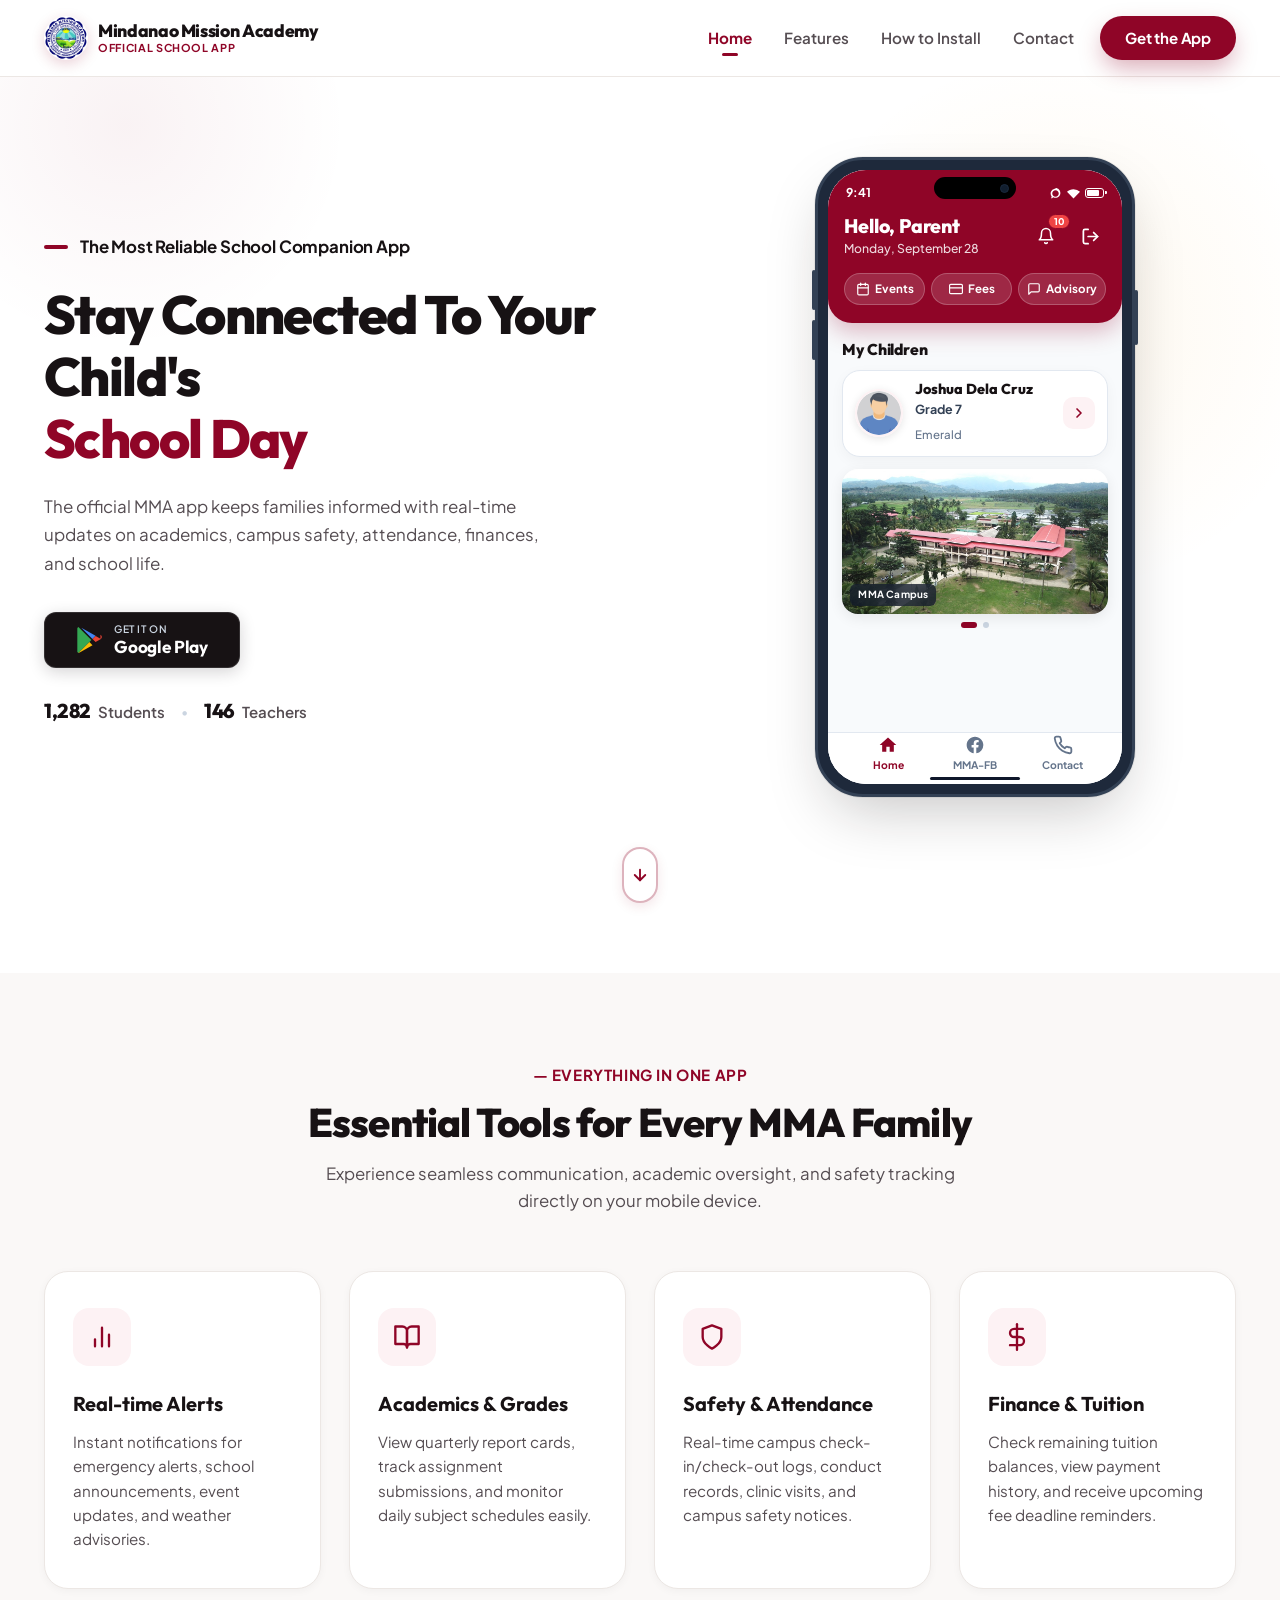
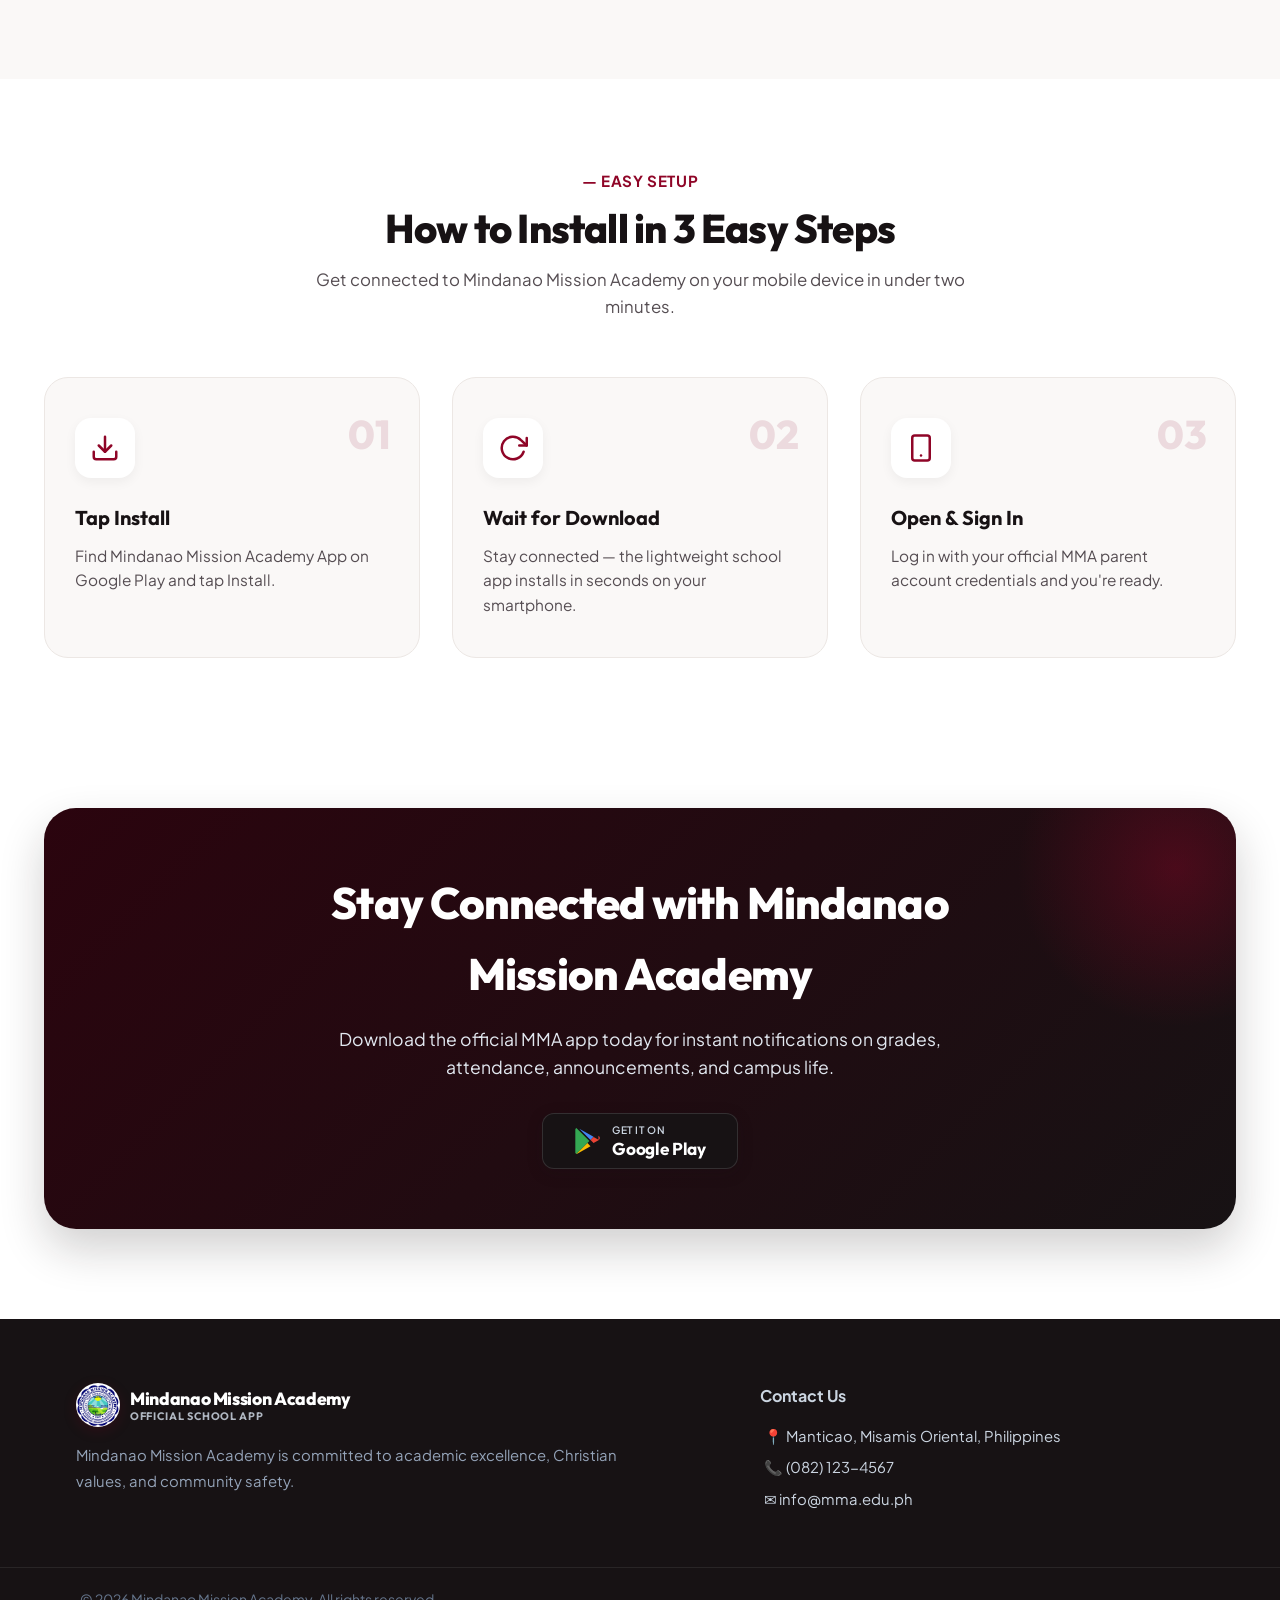
<file: index.html>
<!DOCTYPE html>
<html lang="en">
<head>
  <meta charset="UTF-8" />
  <meta name="viewport" content="width=device-width, initial-scale=1.0" />
  <title>Mindanao Mission Academy — Official School App</title>
  <meta name="description" content="Download the official Mindanao Mission Academy app to stay connected to your child's school day — attendance, grades, safety alerts, finances, and campus life." />
  
  <!-- Favicon / Manifest -->
  <link rel="manifest" href="manifest.json" />
  <link rel="icon" type="image/png" href="mma-logo.png" />

  <!-- Fonts -->
  <link rel="preconnect" href="https://fonts.googleapis.com" />
  <link rel="preconnect" href="https://fonts.gstatic.com" crossorigin />
  <link href="https://fonts.googleapis.com/css2?family=Plus+Jakarta+Sans:wght@400;500;600;700;800&family=Outfit:wght@500;600;700;800&display=swap" rel="stylesheet" />

  <link rel="stylesheet" href="styles.css" />
</head>
<body>

  <!-- Background Decorative Ambient Glows -->
  <div class="bg-glow-top-left" aria-hidden="true"></div>
  <div class="bg-glow-hero-right" aria-hidden="true"></div>

  <!-- Header / Navigation Bar -->
  <header class="navbar" id="navbar">
    <div class="nav-container">
      
      <!-- Brand Logo -->
      <a href="#" class="brand-logo" aria-label="Mindanao Mission Academy Home">
        <img src="mma-logo.png" alt="Mindanao Mission Academy Official Logo" class="brand-logo-img" />
        <div class="brand-text-wrap">
          <span class="logo-text"><span class="logo-full">Mindanao Mission Academy</span><span class="logo-short"></span></span>
          <span class="logo-subtext">Official School App</span>
        </div>
      </a>

      <!-- Desktop Navigation Links -->
      <nav class="nav-menu" id="navMenu">
        <a href="#home" class="nav-link active">Home</a>
        <a href="#features" class="nav-link">Features</a>
        <a href="#how-to-install" class="nav-link">How to Install</a>
        <a href="#contact" class="nav-link">Contact</a>
      </nav>

      <!-- Header CTA Button & Mobile Toggle -->
      <div class="nav-actions">
        <a href="#download" class="btn-get-app">Get the App</a>
        <button class="mobile-toggle" id="mobileToggle" aria-label="Toggle navigation menu">
          <span></span>
          <span></span>
          <span></span>
        </button>
      </div>

    </div>
  </header>

  <!-- Hero Section -->
  <main>
    <section class="hero-section" id="home">
      <div class="hero-container">
        
        <!-- Hero Left Content -->
        <div class="hero-content">
          
          <div class="hero-tagline">
            <span class="tagline-dash"></span>
            <span class="tagline-text">The Most Reliable School Companion App</span>
          </div>

          <h1 class="hero-title">
            Stay Connected To Your Child's <br />
            <span class="highlight-brand">School Day</span>
          </h1>

          <p class="hero-description">
            The official MMA app keeps families informed with real-time updates on academics, campus safety, attendance, finances, and school life.
          </p>

          <!-- Store Download Badges -->
          <div class="app-store-badges">
            
            <!-- Google Play Store Button -->
            <a href="#download" class="store-badge google-play-badge download-btn" data-platform="google-play" aria-label="Get it on Google Play">
              <svg class="badge-icon" viewBox="0 0 512 512" width="26" height="26">
                <path fill="#4285F4" d="M325.3 234.3L104.6 13l280.8 161.2-60.1 59.9.02.2z"/>
                <path fill="#34A853" d="M47 0C34 6.8 25.3 19.2 25.3 35.3v441.3c0 16.1 8.7 28.5 21.7 35.3l256-256L47 0z"/>
                <path fill="#FBBC04" d="M47 512c5.6 0 11.2-1.4 16.3-4.3l262-150.3-60-60L47 512z"/>
                <path fill="#EA4335" d="M482.2 232.2l-96.8-55.7-60.1 60 60.1 60.1 96.8-55.7c16.3-9.3 25.3-25.7 25.3-44.3 0-18.7-9-35.1-25.3-44.4z"/>
              </svg>
              <div class="badge-text">
                <span class="badge-sub">GET IT ON</span>
                <span class="badge-title">Google Play</span>
              </div>
            </a>

          </div>

          <!-- School Stats -->
          <div class="school-stats-simple">
            <div class="stat-simple-item">
              <span class="stat-num">1,282</span>
              <span class="stat-desc">Students</span>
            </div>
            <span class="stat-separator">•</span>
            <div class="stat-simple-item">
              <span class="stat-num">146</span>
              <span class="stat-desc">Teachers</span>
            </div>
          </div>

        </div>

        <!-- Hero Right: Realistic Interactive Phone Mockup -->
        <div class="hero-mockup-wrapper">

          <!-- Smartphone Shell -->
          <div class="phone-frame">
            
            <!-- Phone Outer Bezel & Buttons -->
            <div class="phone-button-volume-up"></div>
            <div class="phone-button-volume-down"></div>
            <div class="phone-button-power"></div>

            <div class="phone-inner">
              
              <!-- Dynamic Island & Status Bar (White on Maroon Header) -->
              <div class="phone-status-bar phone-status-bar-white">
                <span class="status-time">9:41</span>
                <div class="dynamic-island">
                  <div class="camera-lens"></div>
                </div>
                <div class="status-icons">
                  <svg viewBox="0 0 24 24" width="13" height="13" fill="currentColor"><path d="M12 3c-4.97 0-9 4.03-9 9 0 2.12.74 4.07 1.97 5.61L4.35 19.4c-.39.39-.39 1.02 0 1.41.39.39 1.02.39 1.41 0l1.9-1.9C9.22 19.63 10.57 20 12 20c4.97 0 9-4.03 9-9s-4.03-9-9-9zm0 15c-3.31 0-6-2.69-6-6s2.69-6 6-6 6 2.69 6 6-2.69 6-6 6z"/></svg>
                  <svg viewBox="0 0 24 24" width="13" height="13" fill="currentColor"><path d="M12 4C7.31 4 3.07 5.9 0 8.98L12 21 24 8.98A16.88 16.88 0 0 0 12 4z"/></svg>
                  <div class="battery-icon battery-white"><div class="battery-level"></div></div>
                </div>
              </div>

              <!-- MMA App Screen Layout Matching Screenshot -->
              <div class="phone-screen-content mma-app-screen">
                
                <!-- Maroon Header Section -->
                <div class="mma-header-card">
                  <div class="mma-header-top">
                    <div class="mma-greeting-wrap">
                      <h2 class="mma-greeting">Hello, Parent</h2>
                      <p class="mma-date">Monday, September 28</p>
                    </div>
                    <div class="mma-header-actions">
                      <div class="mma-notif-btn" title="10 Notifications">
                        <svg viewBox="0 0 24 24" width="18" height="18" fill="none" stroke="currentColor" stroke-width="2" stroke-linecap="round" stroke-linejoin="round">
                          <path d="M18 8A6 6 0 0 0 6 8c0 7-3 9-3 9h18s-3-2-3-9"></path>
                          <path d="M13.73 21a2 2 0 0 1-3.46 0"></path>
                        </svg>
                        <span class="mma-badge">10</span>
                      </div>
                      <div class="mma-logout-btn" title="Account / Sign Out">
                        <svg viewBox="0 0 24 24" width="19" height="19" fill="none" stroke="currentColor" stroke-width="2.2" stroke-linecap="round" stroke-linejoin="round">
                          <path d="M9 21H5a2 2 0 0 1-2-2V5a2 2 0 0 1 2-2h4"></path>
                          <polyline points="16 17 21 12 16 7"></polyline>
                          <line x1="21" y1="12" x2="9" y2="12"></line>
                        </svg>
                      </div>
                    </div>
                  </div>

                  <!-- Quick Action Pills Row -->
                  <div class="mma-quick-actions">
                    <div class="mma-action-pill">
                      <svg viewBox="0 0 24 24" width="14" height="14" fill="none" stroke="currentColor" stroke-width="2" stroke-linecap="round" stroke-linejoin="round">
                        <rect x="3" y="4" width="18" height="18" rx="2" ry="2"></rect>
                        <line x1="16" y1="2" x2="16" y2="6"></line>
                        <line x1="8" y1="2" x2="8" y2="6"></line>
                        <line x1="3" y1="10" x2="21" y2="10"></line>
                      </svg>
                      <span>Events</span>
                    </div>
                    
                    <div class="mma-action-pill">
                      <svg viewBox="0 0 24 24" width="14" height="14" fill="none" stroke="currentColor" stroke-width="2" stroke-linecap="round" stroke-linejoin="round">
                        <rect x="1" y="4" width="22" height="16" rx="2" ry="2"></rect>
                        <line x1="1" y1="10" x2="23" y2="10"></line>
                      </svg>
                      <span>Fees</span>
                    </div>

                    <div class="mma-action-pill">
                      <svg viewBox="0 0 24 24" width="14" height="14" fill="none" stroke="currentColor" stroke-width="2" stroke-linecap="round" stroke-linejoin="round">
                        <path d="M21 15a2 2 0 0 1-2 2H7l-4 4V5a2 2 0 0 1 2-2h14a2 2 0 0 1 2 2z"></path>
                      </svg>
                      <span>Advisory</span>
                    </div>
                  </div>
                </div>

                <!-- Main Scrollable App Body -->
                <div class="mma-app-body">
                  
                  <!-- My Children Section -->
                  <div class="mma-section-block">
                    <h3 class="mma-body-title">My Children</h3>
                    
                    <!-- Student Card -->
                    <div class="mma-child-card">
                      <div class="mma-student-avatar-wrap">
                        <img src="male.png?auto=format&fit=crop&w=150&h=150&q=80" alt="Joshua Emmanuel Dela Cruz" class="mma-student-photo" />
                      </div>
                      
                      <div class="mma-child-info">
                        <h4 class="mma-child-name">Joshua Dela Cruz</h4>
                        <p class="mma-child-grade">Grade 7</p>
                        <span class="mma-child-section">Emerald</span>
                      </div>

                      <div class="mma-child-arrow-btn">
                        <svg viewBox="0 0 24 24" width="16" height="16" fill="none" stroke="currentColor" stroke-width="2.5" stroke-linecap="round" stroke-linejoin="round">
                          <polyline points="9 18 15 12 9 6"></polyline>
                        </svg>
                      </div>
                    </div>
                  </div>

                  <!-- MMA Campus Aerial Showcase Card -->
                  <div class="mma-campus-banner-wrap">
                    <div class="mma-campus-img-container">
                      <img src="campus-banner.jpg" alt="Mindanao Mission Academy Campus Aerial View" class="mma-campus-banner-img" />
                      <div class="mma-campus-badge-tag">MMA Campus</div>
                    </div>
                    
                    <!-- Carousel Pagination Dots -->
                    <div class="mma-carousel-dots">
                      <span class="mma-dot active"></span>
                      <span class="mma-dot"></span>
                    </div>
                  </div>

                </div>

                <!-- Bottom App Tab Navigation -->
                <div class="mma-bottom-nav">
                  <div class="mma-nav-tab active">
                    <svg viewBox="0 0 24 24" width="20" height="20" fill="currentColor">
                      <path d="M10 20v-6h4v6h5v-8h3L12 3 2 12h3v8z"/>
                    </svg>
                    <span>Home</span>
                  </div>

                  <a href="https://www.facebook.com/mindanaomissionacademyofficialpage/" target="_blank" rel="noopener noreferrer" class="mma-nav-tab" aria-label="MMA Official Facebook Page">
                    <svg viewBox="0 0 24 24" width="20" height="20" fill="currentColor">
                      <path d="M12 2.04c-5.5 0-10 4.49-10 10.02 0 5 3.66 9.15 8.44 9.9v-7H7.9v-2.9h2.54V9.85c0-2.51 1.49-3.89 3.78-3.89 1.09 0 2.23.19 2.23.19v2.47h-1.26c-1.24 0-1.63.77-1.63 1.56v1.88h2.78l-.45 2.9h-2.33v7a10 10 0 0 0 8.44-9.9c0-5.53-4.5-10.02-10-10.02z"/>
                    </svg>
                    <span>MMA-FB</span>
                  </a>

                  <div class="mma-nav-tab">
                    <svg viewBox="0 0 24 24" width="20" height="20" fill="none" stroke="currentColor" stroke-width="2.2" stroke-linecap="round" stroke-linejoin="round">
                      <path d="M22 16.92v3a2 2 0 0 1-2.18 2 19.79 19.79 0 0 1-8.63-3.07 19.5 19.5 0 0 1-6-6 19.79 19.79 0 0 1-3.07-8.67A2 2 0 0 1 4.11 2h3a2 2 0 0 1 2 1.72 12.84 12.84 0 0 0 .7 2.81 2 2 0 0 1-.45 2.11L8.09 9.91a16 16 0 0 0 6 6l1.27-1.27a2 2 0 0 1 2.11-.45 12.84 12.84 0 0 0 2.81.7A2 2 0 0 1 22 16.92z"></path>
                    </svg>
                    <span>Contact</span>
                  </div>
                </div>

              </div>

              <!-- Phone Home Indicator Bar -->
              <div class="phone-home-bar"></div>

            </div>
          </div>

        </div>

      </div>

      <!-- Bottom Scroll Down Indicator -->
      <a href="#features" class="scroll-down-indicator" aria-label="Scroll down to features">
        <div class="scroll-pill">
          <svg viewBox="0 0 24 24" width="18" height="18" fill="none" stroke="#8F0527" stroke-width="2.5" stroke-linecap="round" stroke-linejoin="round">
            <line x1="12" y1="5" x2="12" y2="19"></line>
            <polyline points="19 12 12 19 5 12"></polyline>
          </svg>
        </div>
      </a>

    </section>

    <!-- Features Section -->
    <section class="section features-section" id="features">
      <div class="container">
        
        <div class="section-header">
          <span class="section-tag">— Everything In One App</span>
          <h2 class="section-title">Essential Tools for Every MMA Family</h2>
          <p class="section-desc">Experience seamless communication, academic oversight, and safety tracking directly on your mobile device.</p>
        </div>

        <div class="features-grid">
          
          <div class="feature-card">
            <div class="feature-icon-badge">
              <svg viewBox="0 0 24 24" width="28" height="28" fill="none" stroke="currentColor" stroke-width="2" stroke-linecap="round" stroke-linejoin="round">
                <path d="M18 20V10M12 20V4M6 20v-6"/>
              </svg>
            </div>
            <h3 class="feature-name">Real-time Alerts</h3>
            <p class="feature-text">Instant notifications for emergency alerts, school announcements, event updates, and weather advisories.</p>
          </div>

          <div class="feature-card">
            <div class="feature-icon-badge">
              <svg viewBox="0 0 24 24" width="28" height="28" fill="none" stroke="currentColor" stroke-width="2" stroke-linecap="round" stroke-linejoin="round">
                <path d="M2 3h6a4 4 0 0 1 4 4v14a3 3 0 0 0-3-3H2z"/>
                <path d="M22 3h-6a4 4 0 0 0-4 4v14a3 3 0 0 1 3-3h7z"/>
              </svg>
            </div>
            <h3 class="feature-name">Academics &amp; Grades</h3>
            <p class="feature-text">View quarterly report cards, track assignment submissions, and monitor daily subject schedules easily.</p>
          </div>

          <div class="feature-card">
            <div class="feature-icon-badge">
              <svg viewBox="0 0 24 24" width="28" height="28" fill="none" stroke="currentColor" stroke-width="2" stroke-linecap="round" stroke-linejoin="round">
                <path d="M12 22s8-4 8-10V5l-8-3-8 3v7c0 6 8 10 8 10z"/>
              </svg>
            </div>
            <h3 class="feature-name">Safety &amp; Attendance</h3>
            <p class="feature-text">Real-time campus check-in/check-out logs, conduct records, clinic visits, and campus safety notices.</p>
          </div>

          <div class="feature-card">
            <div class="feature-icon-badge">
              <svg viewBox="0 0 24 24" width="28" height="28" fill="none" stroke="currentColor" stroke-width="2" stroke-linecap="round" stroke-linejoin="round">
                <line x1="12" y1="1" x2="12" y2="23"/>
                <path d="M17 5H9.5a3.5 3.5 0 0 0 0 7h5a3.5 3.5 0 0 1 0 7H6"/>
              </svg>
            </div>
            <h3 class="feature-name">Finance &amp; Tuition</h3>
            <p class="feature-text">Check remaining tuition balances, view payment history, and receive upcoming fee deadline reminders.</p>
          </div>

        </div>

      </div>
    </section>

    <!-- How to Install Section -->
    <section class="section how-section" id="how-to-install">
      <div class="container">
        
        <div class="section-header">
          <span class="section-tag">— Easy Setup</span>
          <h2 class="section-title">How to Install in 3 Easy Steps</h2>
          <p class="section-desc">Get connected to Mindanao Mission Academy on your mobile device in under two minutes.</p>
        </div>

        <div class="steps-grid">
          
          <div class="step-card">
            <div class="step-number">01</div>
            <div class="step-icon-wrap">
              <svg viewBox="0 0 24 24" width="30" height="30" fill="none" stroke="currentColor" stroke-width="2" stroke-linecap="round" stroke-linejoin="round">
                <path d="M21 15v4a2 2 0 0 1-2 2H5a2 2 0 0 1-2-2v-4"/>
                <polyline points="7 10 12 15 17 10"/>
                <line x1="12" y1="15" x2="12" y2="3"/>
              </svg>
            </div>
            <h3 class="step-title">Tap Install</h3>
            <p class="step-desc">Find Mindanao Mission Academy App on Google Play and tap Install.</p>
          </div>

          <div class="step-card">
            <div class="step-number">02</div>
            <div class="step-icon-wrap">
              <svg viewBox="0 0 24 24" width="30" height="30" fill="none" stroke="currentColor" stroke-width="2" stroke-linecap="round" stroke-linejoin="round">
                <polyline points="23 4 23 10 17 10"/>
                <path d="M20.49 15a9 9 0 1 1-2.12-9.36L23 10"/>
              </svg>
            </div>
            <h3 class="step-title">Wait for Download</h3>
            <p class="step-desc">Stay connected — the lightweight school app installs in seconds on your smartphone.</p>
          </div>

          <div class="step-card">
            <div class="step-number">03</div>
            <div class="step-icon-wrap">
              <svg viewBox="0 0 24 24" width="30" height="30" fill="none" stroke="currentColor" stroke-width="2" stroke-linecap="round" stroke-linejoin="round">
                <rect x="5" y="2" width="14" height="20" rx="2" ry="2"/>
                <line x1="12" y1="18" x2="12.01" y2="18"/>
              </svg>
            </div>
            <h3 class="step-title">Open &amp; Sign In</h3>
            <p class="step-desc">Log in with your official MMA parent account credentials and you're ready.</p>
          </div>

        </div>

      </div>
    </section>

    <!-- Download Call-to-Action Section -->
    <section class="section cta-section" id="download">
      <div class="container">
        <div class="cta-box">
          <div class="cta-content">
            <h2 class="cta-title">Stay Connected with Mindanao Mission Academy</h2>
            <p class="cta-sub">Download the official MMA app today for instant notifications on grades, attendance, announcements, and campus life.</p>
            <div class="app-store-badges">
              <a href="#download" class="store-badge google-play-badge download-btn" data-platform="google-play" aria-label="Get it on Google Play">
                <svg class="badge-icon" viewBox="0 0 512 512" width="26" height="26">
                  <path fill="#4285F4" d="M325.3 234.3L104.6 13l280.8 161.2-60.1 59.9.02.2z"/>
                  <path fill="#34A853" d="M47 0C34 6.8 25.3 19.2 25.3 35.3v441.3c0 16.1 8.7 28.5 21.7 35.3l256-256L47 0z"/>
                  <path fill="#FBBC04" d="M47 512c5.6 0 11.2-1.4 16.3-4.3l262-150.3-60-60L47 512z"/>
                  <path fill="#EA4335" d="M482.2 232.2l-96.8-55.7-60.1 60 60.1 60.1 96.8-55.7c16.3-9.3 25.3-25.7 25.3-44.3 0-18.7-9-35.1-25.3-44.4z"/>
                </svg>
                <div class="badge-text">
                  <span class="badge-sub">GET IT ON</span>
                  <span class="badge-title">Google Play</span>
                </div>
              </a>
            </div>
          </div>
        </div>
      </div>
    </section>

  </main>

  <!-- Footer -->
  <footer class="footer" id="contact">
    <div class="container footer-container">
      <div class="footer-brand">
        <div class="brand-logo">
          <img src="mma-logo.png" alt="Mindanao Mission Academy Official Logo" class="brand-logo-img" />
          <div class="brand-text-wrap">
            <span class="logo-text"><span class="logo-full">Mindanao Mission Academy</span><span class="logo-short"</span></span>
            <span class="logo-subtext">Official School App</span>
          </div>
        </div>
        <p class="footer-about">
          Mindanao Mission Academy is committed to academic excellence, Christian values, and community safety.
        </p>
      </div>

      <!-- Center Contact Info Column -->
      <div class="footer-contact-center">
        <h4 class="footer-heading">Contact Us</h4>
        <p class="footer-contact-info">
          📍 Manticao, Misamis Oriental, Philippines<br/>
          📞 (082) 123-4567<br/>
          ✉️ <a href="mailto:info@mma.edu.ph">info@mma.edu.ph</a>
        </p>
      </div>


    </div>

    <div class="footer-bottom">
      <div class="container footer-bottom-inner">
        <p class="copyright">© 2026 Mindanao Mission Academy. All rights reserved.</p>
      </div>
    </div>
  </footer>

  <!-- Scripts -->
  <script src="config.js"></script>
  <script src="script.js"></script>
</body>
</html>
</file>
<file: styles.css>
:root {
  --primary: #8F0527;
  --primary-hover: #70031e;
  --primary-light: #fdf2f4;
  --primary-glow: rgba(143, 5, 39, 0.28);
  --accent-amber: #f59e0b;
  --accent-gold: #d97706;
  
  --dark: #0f172a;
  --dark-heading: #171214;
  --gray-body: #554d52;
  --gray-light: #94a3b8;
  --gray-border: #ece7e4;
  --bg-page: #ffffff;
  --bg-subtle: #faf8f7;
  --bg-card: #ffffff;

  --font-heading: 'Outfit', 'Plus Jakarta Sans', system-ui, -apple-system, sans-serif;
  --font-body: 'Plus Jakarta Sans', system-ui, -apple-system, sans-serif;

  --shadow-sm: 0 2px 8px rgba(23, 18, 20, 0.04);
  --shadow-md: 0 8px 24px rgba(23, 18, 20, 0.08);
  --shadow-lg: 0 20px 40px rgba(23, 18, 20, 0.1);
  --shadow-phone: 0 25px 60px -15px rgba(23, 18, 20, 0.25), 0 0 0 1px rgba(0, 0, 0, 0.06);
  --shadow-btn: 0 10px 25px -3px rgba(143, 5, 39, 0.35);

  --radius-sm: 8px;
  --radius-md: 14px;
  --radius-lg: 24px;
  --radius-pill: 9999px;
  
  --transition: all 0.25s cubic-bezier(0.16, 1, 0.3, 1);
}

/* Reset & Global */
*, *::before, *::after {
  box-sizing: border-box;
  margin: 0;
  padding: 0;
}

html {
  scroll-behavior: smooth;
}

body {
  font-family: var(--font-body);
  background-color: var(--bg-page);
  color: var(--dark-heading);
  line-height: 1.6;
  -webkit-font-smoothing: antialiased;
  -moz-osx-font-smoothing: grayscale;
  overflow-x: hidden;
  position: relative;
}

a {
  text-decoration: none;
  color: inherit;
  transition: var(--transition);
}

img {
  max-width: 100%;
  display: block;
}

button {
  font-family: inherit;
  border: none;
  outline: none;
  background: none;
  cursor: pointer;
}

/* Container Utilities */
.container {
  width: 100%;
  max-width: 1240px;
  margin: 0 auto;
  padding: 0 24px;
}

/* Background Atmospheric Light */
.bg-glow-top-left {
  position: absolute;
  top: -100px;
  left: -100px;
  width: 450px;
  height: 450px;
  background: radial-gradient(circle, rgba(143, 5, 39, 0.05) 0%, rgba(255, 255, 255, 0) 70%);
  pointer-events: none;
  z-index: 0;
}

.bg-glow-hero-right {
  position: absolute;
  top: 50px;
  right: -50px;
  width: 550px;
  height: 550px;
  background: radial-gradient(circle, rgba(245, 158, 11, 0.07) 0%, rgba(255, 255, 255, 0) 70%);
  pointer-events: none;
  z-index: 0;
}

/* -------------------------------------------------------------
   Header / Navbar
   ------------------------------------------------------------- */
.navbar {
  position: sticky;
  top: 0;
  left: 0;
  width: 100%;
  background: rgba(255, 255, 255, 0.95);
  backdrop-filter: blur(16px);
  -webkit-backdrop-filter: blur(16px);
  z-index: 100;
  padding: 16px 0;
  border-bottom: 1px solid var(--gray-border);
  transition: var(--transition);
}

.navbar.scrolled {
  box-shadow: var(--shadow-sm);
  padding: 12px 0;
}

.nav-container {
  max-width: 1240px;
  margin: 0 auto;
  padding: 0 24px;
  display: flex;
  align-items: center;
  justify-content: space-between;
}

/* Brand Logo */
.brand-logo {
  display: flex;
  align-items: center;
  gap: 10px;
  user-select: none;
  flex-shrink: 1;
  min-width: 0;
  text-decoration: none;
}

.brand-logo-img {
  width: 44px;
  height: 44px;
  min-width: 44px;
  max-width: 44px;
  min-height: 44px;
  max-height: 44px;
  border-radius: 50%;
  object-fit: contain;
  box-shadow: 0 4px 14px rgba(143, 5, 39, 0.18);
  transition: var(--transition);
  flex-shrink: 0;
  background: #ffffff;
  box-sizing: border-box;
}

.brand-logo:hover .brand-logo-img {
  transform: rotate(-5deg) scale(1.06);
}

.brand-text-wrap {
  display: flex;
  flex-direction: column;
  min-width: 0;
  flex-shrink: 1;
}

/* Always show full school name — never abbreviate */
.logo-short { display: none !important; }
.logo-full  { display: inline !important; }

.logo-text {
  font-family: var(--font-heading);
  font-size: 1.1rem;
  font-weight: 800;
  color: var(--dark-heading);
  letter-spacing: -0.02em;
  line-height: 1.2;
  white-space: nowrap;
  overflow: hidden;
  text-overflow: ellipsis;
}

.logo-subtext {
  font-size: 0.68rem;
  font-weight: 700;
  color: var(--primary);
  text-transform: uppercase;
  letter-spacing: 0.06em;
  white-space: nowrap;
  line-height: 1.3;
}

/* Navigation Links */
.nav-menu {
  display: flex;
  align-items: center;
  gap: 28px;
  margin-left: auto;
  margin-right: 24px;
}

.nav-link {
  font-size: 0.95rem;
  font-weight: 600;
  color: #554d52;
  position: relative;
  padding: 6px 2px;
}

.nav-link:hover {
  color: var(--primary);
}

.nav-link.active {
  color: var(--primary);
  font-weight: 700;
}

.nav-link.active::after {
  content: '';
  position: absolute;
  bottom: 0;
  left: 50%;
  transform: translateX(-50%);
  width: 16px;
  height: 3px;
  background: var(--primary);
  border-radius: var(--radius-pill);
}

/* Action CTA */
.nav-actions {
  display: flex;
  align-items: center;
  gap: 14px;
  flex-shrink: 0;
}

.btn-get-app {
  display: inline-flex;
  align-items: center;
  justify-content: center;
  text-align: center;
  white-space: nowrap;
  flex-shrink: 0;
  width: 136px;
  height: 44px;
  min-width: 136px;
  max-width: 136px;
  min-height: 44px;
  max-height: 44px;
  padding: 0 16px;
  background: var(--primary);
  color: #ffffff;
  font-family: var(--font-body);
  font-size: 0.94rem;
  font-weight: 700;
  line-height: 1;
  letter-spacing: -0.01em;
  border-radius: var(--radius-pill);
  box-shadow: var(--shadow-btn);
  box-sizing: border-box;
  transition: var(--transition);
}

.btn-get-app:hover {
  background: var(--primary-hover);
  transform: translateY(-2px);
  box-shadow: 0 12px 28px -2px rgba(143, 5, 39, 0.45);
}

.btn-get-app:active {
  transform: translateY(0);
}

/* Mobile Toggle Hamburger */
.mobile-toggle {
  display: none;
  flex-direction: column;
  justify-content: center;
  align-items: center;
  gap: 5px;
  width: 40px;
  height: 40px;
  min-width: 40px;
  max-width: 40px;
  min-height: 40px;
  max-height: 40px;
  padding: 0;
  border-radius: var(--radius-sm);
  cursor: pointer;
  flex-shrink: 0;
  box-sizing: border-box;
  transition: var(--transition);
}

.mobile-toggle span {
  width: 22px;
  height: 2.5px;
  background: var(--dark-heading);
  border-radius: 4px;
  transition: var(--transition);
  display: block;
  transform-origin: center;
}

/* Tablet users can switch to the same compact navigation/layout used on phones. */
.layout-switch {
  display: none;
  position: fixed;
  right: 20px;
  bottom: 20px;
  z-index: 120;
  align-items: center;
  gap: 4px;
  padding: 5px;
  border: 1px solid var(--gray-border);
  border-radius: var(--radius-pill);
  background: rgba(255, 255, 255, 0.96);
  box-shadow: var(--shadow-md);
}

.layout-switch-label {
  padding: 0 7px;
  color: var(--gray-body);
  font-size: 0.75rem;
  font-weight: 700;
}

.layout-switch-option {
  min-height: 34px;
  padding: 0 13px;
  border-radius: var(--radius-pill);
  color: var(--gray-body);
  font-size: 0.8rem;
  font-weight: 700;
  transition: var(--transition);
}

.layout-switch-option.is-selected {
  background: var(--primary);
  color: #fff;
}

.layout-switch-option:focus-visible {
  outline: 2px solid var(--primary);
  outline-offset: 2px;
}

@media (min-width: 769px) and (max-width: 1024px) {
  .layout-switch { display: flex; }
}

/* Tablet navigation switches to the compact menu before the full desktop
   links compete with the academy branding for horizontal space. */
@media (max-width: 900px) {
  .navbar { padding: 12px 0; }
  .nav-container { gap: 12px; }
  .nav-menu {
    position: fixed;
    top: 68px;
    left: 0;
    width: 100%;
    background: #fff;
    flex-direction: column;
    padding: 26px 20px;
    gap: 18px;
    box-shadow: var(--shadow-lg);
    border-bottom: 1px solid var(--gray-border);
    transform: translateY(-150%);
    opacity: 0;
    pointer-events: none;
    transition: var(--transition);
    margin: 0;
  }
  .nav-menu.is-open {
    transform: translateY(0);
    opacity: 1;
    pointer-events: auto;
  }
  .mobile-toggle { display: flex; }
  .nav-actions { gap: 10px; flex: 0 0 auto; }
  .brand-logo { flex: 1 1 auto; min-width: 0; }
  .brand-text-wrap { min-width: 0; }
  .logo-text {
    white-space: normal;
    overflow: visible;
    text-overflow: clip;
    line-height: 1.05;
  }
  .logo-full { white-space: normal; }
  .logo-subtext {
    white-space: normal;
    line-height: 1.15;
  }
}

/* The opt-in class reuses the established phone layout rules at tablet widths. */
@media (min-width: 769px) {
  body.mobile-layout .navbar { padding: 12px 0; }
  body.mobile-layout .nav-menu {
    position: fixed;
    top: 68px;
    left: 0;
    width: 100%;
    background: #fff;
    flex-direction: column;
    padding: 26px 20px;
    gap: 18px;
    box-shadow: var(--shadow-lg);
    border-bottom: 1px solid var(--gray-border);
    transform: translateY(-150%);
    opacity: 0;
    pointer-events: none;
    transition: var(--transition);
    margin: 0;
  }
  body.mobile-layout .nav-menu.is-open {
    transform: translateY(0);
    opacity: 1;
    pointer-events: auto;
  }
  body.mobile-layout .nav-actions { gap: 12px; }
  body.mobile-layout .mobile-toggle { display: flex; }
  body.mobile-layout .mobile-toggle.is-open span:nth-child(1) { transform: translateY(7.5px) rotate(45deg); }
  body.mobile-layout .mobile-toggle.is-open span:nth-child(2) { opacity: 0; }
  body.mobile-layout .mobile-toggle.is-open span:nth-child(3) { transform: translateY(-7.5px) rotate(-45deg); }
  body.mobile-layout .steps-grid { grid-template-columns: 1fr; }
  body.mobile-layout .footer-container {
    grid-template-columns: 1fr;
    gap: 36px;
    padding: 44px 24px 36px;
  }
  body.mobile-layout .footer-brand,
  body.mobile-layout .footer-contact-center,
  body.mobile-layout .footer-about,
  body.mobile-layout .footer-contact-info,
  body.mobile-layout .footer-heading,
  body.mobile-layout .footer-links-group,
  body.mobile-layout .footer-list {
    align-items: center;
    text-align: center;
  }
  body.mobile-layout .footer-brand { grid-column: auto; }
  body.mobile-layout .footer-brand .brand-logo { justify-content: center; }
  body.mobile-layout .footer-bottom-inner {
    padding: 0 24px;
    flex-direction: column;
    align-items: center;
    text-align: center;
  }
  body.mobile-layout .phone-frame { width: 310px; max-width: 100%; height: 620px; }
}

@media (min-width: 769px) and (max-width: 850px) {
  body.mobile-layout .nav-container { padding: 0 16px; }
  body.mobile-layout .brand-logo { gap: 8px; }
  body.mobile-layout .brand-logo-img {
    width: 38px; height: 38px; min-width: 38px; max-width: 38px;
    min-height: 38px; max-height: 38px;
  }
  body.mobile-layout .logo-text { font-size: 0.95rem; }
  body.mobile-layout .logo-subtext { font-size: 0.6rem; }
  body.mobile-layout .nav-actions { gap: 10px; }
}

/* -------------------------------------------------------------
   Hero Section
   ------------------------------------------------------------- */
.hero-section {
  position: relative;
  padding: 60px 0 70px;
  overflow: hidden;
}

.hero-container {
  max-width: 1240px;
  margin: 0 auto;
  padding: 0 24px;
  display: grid;
  grid-template-columns: 1.15fr 0.95fr;
  align-items: center;
  gap: 40px;
}

/* Hero Content Left */
.hero-content {
  max-width: 580px;
  z-index: 2;
  text-align: left;
}

.hero-tagline {
  display: inline-flex;
  align-items: center;
  gap: 12px;
  margin-bottom: 22px;
}

.tagline-dash {
  width: 24px;
  height: 3.5px;
  background: var(--primary);
  border-radius: 2px;
}

.tagline-text {
  font-size: 1.05rem;
  font-weight: 700;
  color: var(--dark-heading);
  letter-spacing: -0.01em;
}

.hero-title {
  font-family: var(--font-heading);
  font-size: clamp(2.3rem, 4.2vw, 3.6rem);
  line-height: 1.16;
  font-weight: 800;
  color: var(--dark-heading);
  letter-spacing: -0.03em;
  margin-bottom: 22px;
}

.highlight-brand {
  color: var(--primary);
  display: inline-block;
}

.hero-description {
  font-size: 1.06rem;
  color: var(--gray-body);
  line-height: 1.7;
  margin-bottom: 34px;
  max-width: 510px;
}

/* Store Download Badges */
.app-store-badges {
  display: flex;
  align-items: center;
  justify-content: flex-start;
  flex-wrap: wrap;
  gap: 16px;
  margin-bottom: 32px;
}

.store-badge {
  display: inline-flex;
  align-items: center;
  justify-content: center;
  gap: 12px;
  width: 196px;
  height: 56px;
  min-width: 196px;
  max-width: 196px;
  min-height: 56px;
  max-height: 56px;
  padding: 0 18px;
  background: #171214;
  color: #ffffff;
  border-radius: 12px;
  border: 1px solid rgba(255, 255, 255, 0.12);
  box-shadow: 0 4px 16px rgba(23, 18, 20, 0.18);
  transition: var(--transition);
  user-select: none;
  box-sizing: border-box;
  flex-shrink: 0;
  white-space: nowrap;
  text-decoration: none;
}

.store-badge:hover {
  background: #2b2327;
  transform: translateY(-2px);
  box-shadow: 0 8px 24px rgba(23, 18, 20, 0.25);
  border-color: rgba(255, 255, 255, 0.28);
}

.store-badge:active {
  transform: translateY(0);
}

.badge-icon {
  width: 26px;
  height: 26px;
  min-width: 26px;
  min-height: 26px;
  max-width: 26px;
  max-height: 26px;
  flex-shrink: 0;
  display: block;
}

.badge-text {
  display: flex;
  flex-direction: column;
  text-align: left;
  align-items: flex-start;
  justify-content: center;
  line-height: 1;
  flex-shrink: 0;
  white-space: nowrap;
}

.badge-sub {
  font-size: 0.64rem;
  text-transform: uppercase;
  letter-spacing: 0.06em;
  font-weight: 600;
  color: #cbd5e1;
  line-height: 1.1;
  margin-bottom: 3px;
  white-space: nowrap;
}

.badge-title {
  font-size: 1.08rem;
  font-weight: 700;
  font-family: var(--font-heading);
  letter-spacing: -0.01em;
  line-height: 1.15;
  color: #ffffff;
  white-space: nowrap;
}

/* Clean Modern School Stats */
.school-stats-simple {
  display: flex;
  align-items: center;
  gap: 16px;
  margin-top: 4px;
}

.stat-simple-item {
  display: flex;
  align-items: baseline;
  gap: 7px;
}

.stat-num {
  font-family: var(--font-heading);
  font-size: 1.25rem;
  font-weight: 800;
  color: var(--dark-heading);
  letter-spacing: -0.02em;
  line-height: 1;
}

.stat-desc {
  font-size: 0.94rem;
  font-weight: 600;
  color: var(--gray-body);
}

.stat-separator {
  color: #cbd5e1;
  font-size: 0.85rem;
  user-select: none;
}

/* -------------------------------------------------------------
   Hero Right: Phone Mockup & Visual Effects
   ------------------------------------------------------------- */
.hero-mockup-wrapper {
  position: relative;
  display: flex;
  justify-content: center;
  align-items: center;
  padding: 20px;
}

/* Smartphone Shell Outer */
.phone-frame {
  position: relative;
  width: 320px;
  height: 640px;
  background: #1e293b;
  border-radius: 48px;
  padding: 10px;
  box-shadow: var(--shadow-phone);
  border: 3px solid #334155;
  z-index: 2;
  transition: transform 0.4s ease;
}

.phone-frame:hover {
  transform: translateY(-6px);
}

/* Phone Buttons on Sides */
.phone-button-volume-up,
.phone-button-volume-down,
.phone-button-power {
  position: absolute;
  background: #334155;
  border-radius: 4px;
}

.phone-button-volume-up {
  left: -6px;
  top: 110px;
  width: 4px;
  height: 40px;
}

.phone-button-volume-down {
  left: -6px;
  top: 160px;
  width: 4px;
  height: 40px;
}

.phone-button-power {
  right: -6px;
  top: 130px;
  width: 4px;
  height: 55px;
}

/* Phone Inner Screen */
.phone-inner {
  position: relative;
  width: 100%;
  height: 100%;
  background: #faf8f7;
  border-radius: 38px;
  overflow: hidden;
  display: flex;
  flex-direction: column;
}

/* Status Bar & Dynamic Island (White over Maroon Header) */
.phone-status-bar {
  position: absolute;
  top: 0;
  left: 0;
  width: 100%;
  height: 38px;
  padding: 8px 18px 0;
  display: flex;
  align-items: center;
  justify-content: space-between;
  z-index: 25;
}

.phone-status-bar-white {
  color: #ffffff;
}

.status-time {
  font-size: 0.76rem;
  font-weight: 700;
  letter-spacing: -0.02em;
}

.dynamic-island {
  position: absolute;
  top: 7px;
  left: 50%;
  transform: translateX(-50%);
  width: 82px;
  height: 22px;
  background: #000000;
  border-radius: 20px;
  display: flex;
  align-items: center;
  justify-content: flex-end;
  padding-right: 7px;
}

.camera-lens {
  width: 9px;
  height: 9px;
  border-radius: 50%;
  background: #111e2e;
  border: 1px solid #1a293c;
}

.status-icons {
  display: flex;
  align-items: center;
  gap: 5px;
}

.battery-icon {
  width: 19px;
  height: 10px;
  border-radius: 3px;
  padding: 1px;
  position: relative;
}

.battery-white {
  border: 1.5px solid #ffffff;
}

.battery-white::after {
  content: '';
  position: absolute;
  right: -3.5px;
  top: 2px;
  width: 2px;
  height: 3px;
  background: #ffffff;
  border-radius: 0 1px 1px 0;
}

.battery-white .battery-level {
  width: 80%;
  height: 100%;
  background: #ffffff;
  border-radius: 1px;
}

/* -------------------------------------------------------------
   MMA App Screen Layout (Inside Phone)
   ------------------------------------------------------------- */
.mma-app-screen {
  position: relative;
  width: 100%;
  height: 100%;
  display: flex;
  flex-direction: column;
  background: #f8fafc;
  overflow: hidden;
}

/* Header Maroon Area */
.mma-header-card {
  background: #8F0527;
  padding: 44px 16px 18px 16px;
  border-radius: 0 0 24px 24px;
  box-shadow: 0 8px 24px rgba(143, 5, 39, 0.28);
  flex-shrink: 0;
  color: #ffffff;
}

.mma-header-top {
  display: flex;
  align-items: center;
  justify-content: space-between;
  margin-bottom: 14px;
}

.mma-greeting {
  font-family: var(--font-heading);
  font-size: 1.22rem;
  font-weight: 800;
  letter-spacing: -0.01em;
  color: #ffffff;
  line-height: 1.2;
}

.mma-date {
  font-size: 0.76rem;
  color: rgba(255, 255, 255, 0.85);
  margin-top: 2px;
  font-weight: 500;
}

.mma-header-actions {
  display: flex;
  align-items: center;
  gap: 12px;
}

.mma-notif-btn {
  position: relative;
  cursor: default;
  pointer-events: none;
  display: inline-flex;
  align-items: center;
  justify-content: center;
  width: 32px;
  height: 32px;
  min-width: 32px;
  max-width: 32px;
  min-height: 32px;
  max-height: 32px;
  color: #ffffff;
  flex-shrink: 0;
  box-sizing: border-box;
}

.mma-badge {
  position: absolute;
  top: -6px;
  right: -8px;
  background: #ef4444;
  color: #ffffff;
  font-size: 0.58rem;
  font-weight: 800;
  padding: 1px 5px;
  border-radius: 9999px;
  border: 1.5px solid #8F0527;
  line-height: 1.1;
}

.mma-logout-btn {
  cursor: default;
  pointer-events: none;
  color: #ffffff;
  display: inline-flex;
  align-items: center;
  justify-content: center;
  width: 32px;
  height: 32px;
  min-width: 32px;
  max-width: 32px;
  min-height: 32px;
  max-height: 32px;
  flex-shrink: 0;
  box-sizing: border-box;
}

/* Quick Action Pills */
.mma-quick-actions {
  display: grid;
  grid-template-columns: repeat(3, 1fr);
  gap: 6px;
}

.mma-action-pill {
  display: inline-flex;
  align-items: center;
  justify-content: center;
  gap: 5px;
  background: rgba(255, 255, 255, 0.14);
  border: 1px solid rgba(255, 255, 255, 0.22);
  height: 32px;
  min-height: 32px;
  max-height: 32px;
  padding: 0 8px;
  border-radius: var(--radius-pill);
  font-size: 0.72rem;
  font-weight: 700;
  color: #ffffff;
  white-space: nowrap;
  box-sizing: border-box;
  flex-shrink: 0;
  cursor: default;
  pointer-events: none;
  user-select: none;
}

/* App Scrollable Content */
.mma-app-body {
  flex: 1;
  padding: 14px 14px 60px 14px;
  overflow-y: auto;
  display: flex;
  flex-direction: column;
  gap: 12px;
  align-items: stretch;
}

.mma-section-block {
  width: 100%;
  text-align: left;
}

.mma-body-title {
  display: block;
  width: 100%;
  text-align: left;
  font-family: var(--font-heading);
  font-size: 0.98rem;
  font-weight: 800;
  color: #171214;
  margin-bottom: 8px;
  letter-spacing: -0.01em;
}

/* Student Profile Card */
.mma-child-card {
  background: #ffffff;
  border: 1px solid #e2e8f0;
  border-radius: 18px;
  padding: 10px 12px;
  display: flex;
  align-items: center;
  gap: 12px;
  box-shadow: 0 4px 14px rgba(0, 0, 0, 0.04);
  cursor: default;
  pointer-events: none;
}

.mma-student-avatar-wrap {
  position: relative;
  flex-shrink: 0;
}

.mma-student-photo {
  width: 48px;
  height: 48px;
  border-radius: 50%;
  object-fit: cover;
  border: 2px solid #fdf2f4;
  box-shadow: 0 2px 8px rgba(0, 0, 0, 0.1);
}

.mma-child-info {
  flex: 1;
  min-width: 0;
}

.mma-child-name {
  font-family: var(--font-heading);
  font-size: 0.9rem;
  font-weight: 800;
  color: #171214;
  line-height: 1.2;
  white-space: nowrap;
  overflow: hidden;
  text-overflow: ellipsis;
}

.mma-child-grade {
  font-size: 0.78rem;
  font-weight: 700;
  color: #334155;
  margin-top: 2px;
}

.mma-child-section {
  font-size: 0.72rem;
  color: #64748b;
  font-weight: 500;
}

.mma-child-arrow-btn {
  width: 32px;
  height: 32px;
  min-width: 32px;
  max-width: 32px;
  min-height: 32px;
  max-height: 32px;
  border-radius: 10px;
  background: #fdf2f4;
  color: #8F0527;
  display: inline-flex;
  align-items: center;
  justify-content: center;
  flex-shrink: 0;
  box-sizing: border-box;
}

/* Campus Aerial Showcase Banner */
.mma-campus-banner-wrap {
  display: flex;
  flex-direction: column;
  align-items: center;
  gap: 8px;
}

.mma-campus-img-container {
  width: 100%;
  height: 145px;
  border-radius: 16px;
  overflow: hidden;
  position: relative;
  box-shadow: 0 4px 14px rgba(0, 0, 0, 0.08);
}

.mma-campus-banner-img {
  width: 100%;
  height: 100%;
  object-fit: cover;
  display: block;
}

.mma-campus-badge-tag {
  position: absolute;
  bottom: 8px;
  left: 8px;
  background: rgba(15, 23, 42, 0.75);
  backdrop-filter: blur(8px);
  color: #ffffff;
  font-size: 0.62rem;
  font-weight: 700;
  padding: 3px 8px;
  border-radius: 6px;
  letter-spacing: 0.02em;
}

.mma-carousel-dots {
  display: flex;
  align-items: center;
  gap: 6px;
}

.mma-dot {
  width: 6px;
  height: 6px;
  border-radius: 50%;
  background: #cbd5e1;
}

.mma-dot.active {
  width: 16px;
  border-radius: var(--radius-pill);
  background: #8F0527;
}

/* Bottom App Navigation Bar */
.mma-bottom-nav {
  position: absolute;
  bottom: 0;
  left: 0;
  right: 0;
  height: 52px;
  background: #ffffff;
  border-top: 1px solid #e2e8f0;
  display: flex;
  align-items: center;
  justify-content: space-around;
  padding: 0 16px 8px 16px;
  z-index: 20;
  box-sizing: border-box;
}

.mma-nav-tab {
  display: inline-flex;
  flex-direction: column;
  align-items: center;
  justify-content: center;
  gap: 2px;
  min-width: 56px;
  height: 44px;
  color: #64748b;
  white-space: nowrap;
  box-sizing: border-box;
  cursor: default;
  pointer-events: none;
  user-select: none;
}

.mma-nav-tab span {
  font-size: 0.65rem;
  font-weight: 700;
}

.mma-nav-tab.active {
  color: #8F0527;
}

/* Only the FB Link Tab is interactive */
a.mma-nav-tab {
  cursor: pointer !important;
  pointer-events: auto !important;
  transition: var(--transition);
}

a.mma-nav-tab:hover {
  color: #1877f2 !important;
  transform: translateY(-2px);
}

/* Phone Home Indicator Bar */
.phone-home-bar {
  position: absolute;
  bottom: 4px;
  left: 50%;
  transform: translateX(-50%);
  width: 90px;
  height: 3.5px;
  background: #0f172a;
  border-radius: 2px;
  z-index: 25;
}

/* Bottom Scroll Down Indicator */
.scroll-down-indicator {
  display: flex;
  justify-content: center;
  margin-top: 30px;
}

.scroll-pill {
  width: 36px;
  height: 56px;
  min-width: 36px;
  max-width: 36px;
  min-height: 56px;
  max-height: 56px;
  border: 2px solid rgba(143, 5, 39, 0.3);
  border-radius: var(--radius-pill);
  display: inline-flex;
  align-items: center;
  justify-content: center;
  background: #ffffff;
  box-shadow: 0 4px 12px rgba(143, 5, 39, 0.1);
  animation: bounceDown 2s ease-in-out infinite;
  transition: var(--transition);
  flex-shrink: 0;
  box-sizing: border-box;
}

.scroll-pill:hover {
  border-color: var(--primary);
  transform: scale(1.08);
}

@keyframes bounceDown {
  0%, 20%, 50%, 80%, 100% {
    transform: translateY(0);
  }
  40% {
    transform: translateY(8px);
  }
  60% {
    transform: translateY(4px);
  }
}

/* -------------------------------------------------------------
   Features Section
   ------------------------------------------------------------- */
.section {
  padding: 90px 0;
}

.section-header {
  text-align: center;
  max-width: 680px;
  margin: 0 auto 56px;
}

.section-tag {
  font-size: 0.95rem;
  font-weight: 700;
  color: var(--primary);
  text-transform: uppercase;
  letter-spacing: 0.04em;
  margin-bottom: 10px;
  display: block;
}

.section-title {
  font-family: var(--font-heading);
  font-size: clamp(1.9rem, 3.2vw, 2.5rem);
  font-weight: 800;
  color: var(--dark-heading);
  letter-spacing: -0.02em;
  line-height: 1.25;
  margin-bottom: 14px;
}

.section-desc {
  font-size: 1.05rem;
  color: var(--gray-body);
}

.features-section {
  background: var(--bg-subtle);
}

.features-grid {
  display: grid;
  grid-template-columns: repeat(auto-fit, minmax(260px, 1fr));
  gap: 28px;
}

.feature-card {
  background: var(--bg-card);
  padding: 36px 28px;
  border-radius: var(--radius-lg);
  border: 1px solid var(--gray-border);
  box-shadow: var(--shadow-sm);
  transition: var(--transition);
  text-align: left;
}

.feature-card:hover {
  transform: translateY(-6px);
  box-shadow: var(--shadow-md);
  border-color: rgba(143, 5, 39, 0.25);
}

.feature-icon-badge {
  width: 58px;
  height: 58px;
  background: var(--primary-light);
  color: var(--primary);
  border-radius: 16px;
  display: flex;
  align-items: center;
  justify-content: center;
  margin-bottom: 22px;
  transition: var(--transition);
}

.feature-card:hover .feature-icon-badge {
  background: var(--primary);
  color: #ffffff;
  transform: scale(1.05);
}

.feature-name {
  font-family: var(--font-heading);
  font-size: 1.25rem;
  font-weight: 700;
  color: var(--dark-heading);
  margin-bottom: 10px;
}

.feature-text {
  font-size: 0.95rem;
  color: var(--gray-body);
  line-height: 1.6;
}

/* -------------------------------------------------------------
   How to Install Section
   ------------------------------------------------------------- */
.how-section {
  background: #ffffff;
}

.steps-grid {
  display: grid;
  grid-template-columns: repeat(3, 1fr);
  gap: 32px;
}

.step-card {
  position: relative;
  background: var(--bg-subtle);
  padding: 40px 30px;
  border-radius: var(--radius-lg);
  border: 1px solid var(--gray-border);
  transition: var(--transition);
  text-align: left;
}

.step-card:hover {
  transform: translateY(-5px);
  box-shadow: var(--shadow-md);
  background: #ffffff;
}

.step-number {
  position: absolute;
  top: 24px;
  right: 28px;
  font-family: var(--font-heading);
  font-size: 2.5rem;
  font-weight: 800;
  color: rgba(143, 5, 39, 0.12);
}

.step-icon-wrap {
  width: 60px;
  height: 60px;
  background: #ffffff;
  color: var(--primary);
  border-radius: 16px;
  display: flex;
  align-items: center;
  justify-content: center;
  box-shadow: 0 4px 12px rgba(0, 0, 0, 0.05);
  margin-bottom: 24px;
}

.step-title {
  font-family: var(--font-heading);
  font-size: 1.25rem;
  font-weight: 700;
  color: var(--dark-heading);
  margin-bottom: 10px;
}

.step-desc {
  font-size: 0.96rem;
  color: var(--gray-body);
  line-height: 1.6;
}

/* -------------------------------------------------------------
   CTA Section
   ------------------------------------------------------------- */
.cta-section {
  background: #ffffff;
  padding: 60px 0 90px;
}

.cta-box {
  background: linear-gradient(135deg, #2b040e 0%, #171214 100%);
  border-radius: 32px;
  padding: 60px 48px;
  color: #ffffff;
  text-align: center;
  box-shadow: 0 20px 45px rgba(23, 18, 20, 0.2);
  position: relative;
  overflow: hidden;
}

.cta-box::before {
  content: '';
  position: absolute;
  top: -100px;
  right: -100px;
  width: 320px;
  height: 320px;
  background: radial-gradient(circle, rgba(143, 5, 39, 0.4) 0%, transparent 70%);
  pointer-events: none;
}

.cta-content {
  position: relative;
  z-index: 2;
  max-width: 640px;
  margin: 0 auto;
}

.cta-title {
  font-family: var(--font-heading);
  font-size: clamp(2rem, 3.5vw, 2.75rem);
  font-weight: 800;
  letter-spacing: -0.02em;
  margin-bottom: 16px;
}

.cta-sub {
  font-size: 1.1rem;
  color: #e2e8f0;
  margin-bottom: 32px;
  line-height: 1.6;
}

.cta-box .app-store-badges {
  justify-content: center;
  margin-bottom: 0;
}

/* -------------------------------------------------------------
   Footer
   ------------------------------------------------------------- */
.footer {
  background: #171214;
  color: #cbd5e1;
}

/* ── 2-column grid: equal 1fr columns ── */
.footer-container {
  display: grid;
  grid-template-columns: 1.2fr 1fr;
  gap: 72px;
  max-width: 1240px;
  margin: 0 auto;
  padding: 64px 56px 52px;
  align-items: start;
}

/* ── LEFT column ── */
.footer-brand {
  display: flex;
  flex-direction: column;
  align-items: flex-start;
  text-align: left;
}

.footer-brand .brand-logo {
  display: flex;
  align-items: center;
  margin-bottom: 16px;
}

.footer-brand .logo-text {
  color: #ffffff;
  white-space: normal;
}

.footer-brand .logo-full {
  display: inline !important;
}

.footer-brand .logo-short {
  display: none !important;
}

.footer-brand .logo-subtext {
  display: block !important;
  color: rgba(203, 213, 225, 0.85);
}

.footer-about {
  font-size: 0.93rem;
  color: #94a3b8;
  line-height: 1.7;
  text-align: left;
  margin: 0;
}

/* ── CENTER column ── */
.footer-contact-center {
  display: flex;
  flex-direction: column;
  align-items: flex-start;
  text-align: left;
  padding-left: 36px;
}

.footer-heading {
  text-align: left;
  margin-bottom: 12px;
}

.footer-contact-info {
  font-size: 0.93rem;
  color: #cbd5e1;
  line-height: 2.1;
  text-align: left;
  padding-left: 4px;
}

.footer-contact-info a {
  color: #cbd5e1;
  text-decoration: none;
  transition: color 0.2s;
}

.footer-contact-info a:hover {
  color: #f59e0b;
}


.footer-bottom {
  border-top: 1px solid rgba(255, 255, 255, 0.08);
  padding: 20px 0;
}

.footer-bottom-inner {
  max-width: 1200px;
  margin: 0 auto;
  padding: 0 40px;
  display: flex;
  align-items: center;
  justify-content: space-between;
  flex-wrap: wrap;
  gap: 12px;
}

.copyright {
  font-size: 0.88rem;
  color: #64748b;
}

.footer-socials {
  display: flex;
  gap: 20px;
}

.footer-socials a {
  font-size: 0.92rem;
  color: #94a3b8;
  transition: color 0.2s;
}

.footer-socials a:hover {
  color: #1877f2;
}

/* -------------------------------------------------------------
   Responsive Breakpoints
   ------------------------------------------------------------- */
@media (max-width: 1024px) {
  .hero-container {
    grid-template-columns: 1fr;
    text-align: center;
  }

  .hero-content {
    max-width: 100%;
    margin: 0 auto;
    text-align: center;
    display: flex;
    flex-direction: column;
    align-items: center;
  }

  .hero-tagline {
    justify-content: center;
  }

  .hero-description {
    text-align: center;
  }

  .school-stats-simple {
    justify-content: center;
  }

  .app-store-badges {
    justify-content: center;
  }

  .steps-grid {
    grid-template-columns: 1fr 1fr;
  }

  /* Footer: tablet — stacks to single column */
  .footer-container {
    grid-template-columns: 1fr;
    gap: 36px;
    padding: 48px 32px 40px;
  }

  .footer-brand,
  .footer-contact-center {
    align-items: center;
    text-align: center;
  }

  .footer-about,
  .footer-contact-info {
    text-align: center;
  }

  .footer-heading {
    text-align: center;
  }
}

@media (max-width: 768px) {
  .navbar {
    padding: 12px 0;
  }

  /* Keep the brand in its own flexible column so the CTA and menu never
     cover the school name on narrow screens. */
  .nav-container {
    gap: 10px;
  }

  .brand-logo {
    flex: 1 1 auto;
    min-width: 0;
    overflow: hidden;
  }

  .brand-text-wrap {
    flex: 1 1 auto;
    overflow: hidden;
  }

  .logo-text,
  .logo-subtext {
    max-width: 100%;
    overflow: visible;
    text-overflow: clip;
    white-space: normal;
  }

  .nav-menu {
    position: fixed;
    top: 68px;
    left: 0;
    width: 100%;
    background: #ffffff;
    flex-direction: column;
    padding: 26px 20px;
    gap: 18px;
    box-shadow: var(--shadow-lg);
    border-bottom: 1px solid var(--gray-border);
    transform: translateY(-150%);
    opacity: 0;
    pointer-events: none;
    transition: var(--transition);
    margin: 0;
  }

  .nav-menu.is-open {
    transform: translateY(0);
    opacity: 1;
    pointer-events: auto;
  }

  .nav-actions {
    gap: 8px;
    flex: 0 0 auto;
  }

  .nav-actions .btn-get-app {
    display: none;
  }

  .btn-get-app {
    flex: 0 0 clamp(112px, 31vw, 136px);
    width: clamp(112px, 31vw, 136px);
    min-width: clamp(112px, 31vw, 136px);
    max-width: clamp(112px, 31vw, 136px);
    height: 44px;
    min-height: 44px;
    max-height: 44px;
    padding: 0 10px;
    font-size: clamp(0.78rem, 3.4vw, 0.94rem);
    line-height: 1;
    white-space: nowrap;
    border-radius: var(--radius-pill);
  }

  /* Keep the full academy name readable by wrapping it inside the brand area. */
  .logo-full   { display: inline !important; }
  .logo-short  { display: none   !important; }
  .logo-subtext { display: block  !important; }

  .mobile-toggle {
    display: flex;
  }

  .mobile-toggle.is-open span:nth-child(1) {
    transform: translateY(7.5px) rotate(45deg);
  }
  .mobile-toggle.is-open span:nth-child(2) {
    opacity: 0;
  }
  .mobile-toggle.is-open span:nth-child(3) {
    transform: translateY(-7.5px) rotate(-45deg);
  }

  .steps-grid {
    grid-template-columns: 1fr;
  }

  /* Footer: mobile — single column, center-aligned */
  .container.footer-container {
    grid-template-columns: 1fr;
    width: 100%;
    min-width: 0;
    gap: 30px;
    padding: 40px 20px 32px;
  }

  .footer-brand {
    grid-column: auto;
    align-items: center;
    text-align: center;
    min-width: 0;
    width: 100%;
  }

  .footer-brand .brand-logo {
    justify-content: center;
    max-width: 100%;
    min-width: 0;
  }

  .footer-brand .brand-text-wrap,
  .footer-brand .logo-text {
    min-width: 0;
    max-width: 100%;
  }

  .footer-brand .logo-text {
    overflow-wrap: anywhere;
  }

  .footer-about {
    text-align: center;
    width: 100%;
    min-width: 0;
    overflow-wrap: anywhere;
  }

  .footer-contact-center {
    align-items: center;
    text-align: center;
    width: 100%;
    min-width: 0;
    padding-left: 0;
  }

  .footer-contact-info {
    text-align: center;
    width: 100%;
    max-width: 100%;
    min-width: 0;
    padding-left: 0;
    overflow-wrap: anywhere;
    word-break: normal;
  }

  .footer-contact-info a {
    overflow-wrap: anywhere;
  }

  .footer-links-group {
    align-items: center;
    text-align: center;
  }

  .footer-heading {
    text-align: center;
  }

  .footer-list {
    align-items: center;
    text-align: center;
  }

  .footer-list a:hover {
    transform: none;
  }

  .footer-bottom-inner {
    width: 100%;
    min-width: 0;
    padding: 0 20px;
    flex-direction: column;
    align-items: center;
    text-align: center;
  }

  .footer-bottom-inner .copyright {
    max-width: 100%;
    overflow-wrap: anywhere;
  }

  .phone-frame {
    width: 310px;
    max-width: 100%;
    height: 620px;
  }
}

@media (max-width: 480px) {
  .container {
    padding: 0 16px;
  }

  .nav-container {
    padding: 0 16px;
  }

  /* --- Logo: always full name, just scale down the text --- */
  .brand-logo {
    gap: 8px;
  }

  .brand-logo-img {
    width: 38px;
    height: 38px;
    min-width: 38px;
    max-width: 38px;
    min-height: 38px;
    max-height: 38px;
  }

  /* NEVER hide the full name or subtext in the navbar */
  .logo-full   { display: inline !important; }
  .logo-short  { display: none   !important; }
  .logo-subtext { display: block  !important; }

  .logo-text {
    font-size: clamp(0.72rem, 3.6vw, 0.9rem);
    line-height: 1.05;
  }

  .logo-subtext {
    font-size: clamp(0.48rem, 2.35vw, 0.58rem);
    letter-spacing: 0.035em;
  }

  .nav-actions {
    gap: 6px;
  }

  .nav-actions .btn-get-app {
    flex-basis: clamp(96px, 27vw, 112px);
    width: clamp(96px, 27vw, 112px);
    min-width: clamp(96px, 27vw, 112px);
    max-width: clamp(96px, 27vw, 112px);
    height: 40px;
    min-height: 40px;
    max-height: 40px;
    padding: 0 8px;
    font-size: clamp(0.72rem, 3.2vw, 0.82rem);
  }

  .cta-box {
    padding: 44px 18px;
    border-radius: 24px;
  }

  .cta-title {
    font-size: 1.85rem;
  }

  .hero-title {
    font-size: 2.15rem;
  }

  .hero-section {
    padding: 40px 0 50px;
  }
}

@media (max-width: 360px) {
  .container {
    padding: 0 12px;
  }

  .nav-container {
    padding: 0 12px;
  }

  .nav-actions {
    gap: 6px;
  }

  .mobile-toggle {
    width: 36px;
    min-width: 36px;
    max-width: 36px;
  }

  /* Logo: still full name, just smaller */
  .brand-logo-img {
    width: 32px;
    height: 32px;
    min-width: 32px;
    max-width: 32px;
    min-height: 32px;
    max-height: 32px;
  }

  .logo-full   { display: inline !important; }
  .logo-short  { display: none   !important; }
  .logo-subtext { display: block  !important; }

  .logo-text {
    font-size: 0.85rem;
  }

  .logo-subtext {
    font-size: 0.56rem;
  }

  .phone-frame {
    width: 295px;
    height: 590px;
  }

  .cta-box {
    padding: 36px 14px;
  }
}
</file>
